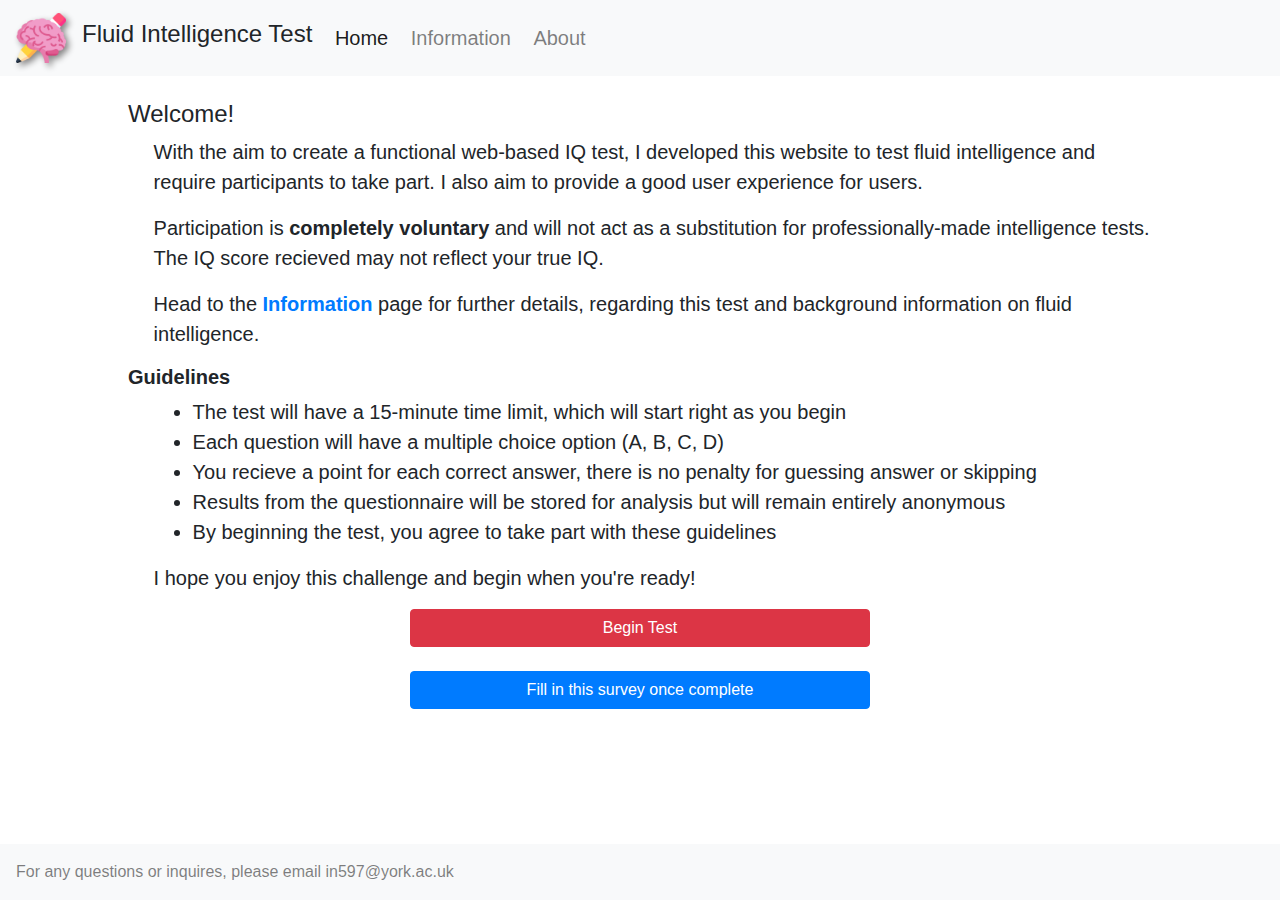
<file: index.html>
<!DOCTYPE html>
<html>
    <head>
        <meta charset="utf-8">
        <meta name="viewport" content="width=device-width, initial-scale=1, shrink-to-fit=no">
        <title>Fluid IQ Test</title>
        <link rel="stylesheet" href="css/global.css">
        <link rel="stylesheet" href="css/bootstrap.min.css">
        <link rel="icon" href="Images/iqfavicon.png">
    </head> 
    <body>
        <header>
            <nav class="navbar navbar-expand-lg navbar-light bg-light">
                <a class="navbar-brand" href="index.html"><img class="logo" src="Images/iqfavicon.png"></a><b><h4>Fluid Intelligence Test</h4></b></a>
                <button class="navbar-toggler" type="button" data-toggle="collapse" data-target="#navbarNav" aria-controls="navbarNav" aria-expanded="false" aria-label="Toggle navigation">
                    <span class="navbar-toggler-icon"></span>
                </button>
                <div class="collapse navbar-collapse" id="navbarNav">
                  <ul class="navbar-nav mr-auto">
                    <li class="nav-item active">
                      <a class="nav-link ml-2" href="index.html">Home<span class="sr-only">(current)</span></a>
                    </li>
                    <li class="nav-item">
                      <a class="nav-link" href="info.html">Information</a>
                    </li>
                    <li class="nav-item">
                      <a class="nav-link" href="about.html">About</a>
                    </li>
                  </ul>
                </div>
            </nav>
        </header>
        <div class="main"><br>
            <h4>Welcome!</h4>
                <p>With the aim to create a functional web-based IQ test, I developed this website to test fluid intelligence and require participants to take part. I also aim to provide a good user experience for users. </p>
                <p>Participation is <b>completely voluntary</b> and will not act as a substitution for professionally-made intelligence tests. The IQ score recieved may not reflect your true IQ.</p>
                <p>Head to the <b><a href="info.html">Information</a></b> page for further details, regarding this test and background information on fluid intelligence.</p>
                <h5><b>Guidelines</b></h5>
                <ul>
                  <li>The test will have a 15-minute time limit, which will start right as you begin</li>
                  <li>Each question will have a multiple choice option (A, B, C, D)</li>
                  <li>You recieve a point for each correct answer, there is no penalty for guessing answer or skipping</li>
                  <li>Results from the questionnaire will be stored for analysis but will remain entirely anonymous</li>
                  <li>By beginning the test, you agree to take part with these guidelines</li>
                </ul>
                <p>I hope you enjoy this challenge and begin when you're ready!</p> 
            <a href="test.html" class="btn btn-danger rounded mx-auto d-block" id="begin-button">Begin Test</a><br>
            <a href="https://forms.gle/dLgtqzRiuE3c5e4H7" class="btn btn-primary rounded mx-auto d-block" id="begin-button" target="_blank">Fill in this survey once complete</a></p><br><br>
        </div>
        <div id="footer" class="navbar navbar-light fixed-bottom bg-light">
            <span class="navbar-text">
              For any questions or inquires, please email in597@york.ac.uk
            </span>
        </div>
        <script src="https://code.jquery.com/jquery-3.3.1.slim.min.js" integrity="sha384-q8i/X+965DzO0rT7abK41JStQIAqVgRVzpbzo5smXKp4YfRvH+8abtTE1Pi6jizo" crossorigin="anonymous"></script>
        <script src="https://cdn.jsdelivr.net/npm/popper.js@1.14.7/dist/umd/popper.min.js" integrity="sha384-UO2eT0CpHqdSJQ6hJty5KVphtPhzWj9WO1clHTMGa3JDZwrnQq4sF86dIHNDz0W1" crossorigin="anonymous"></script>
        <script src="js/bootstrap.min.js"></script> 
    </body>
</html>
</file>
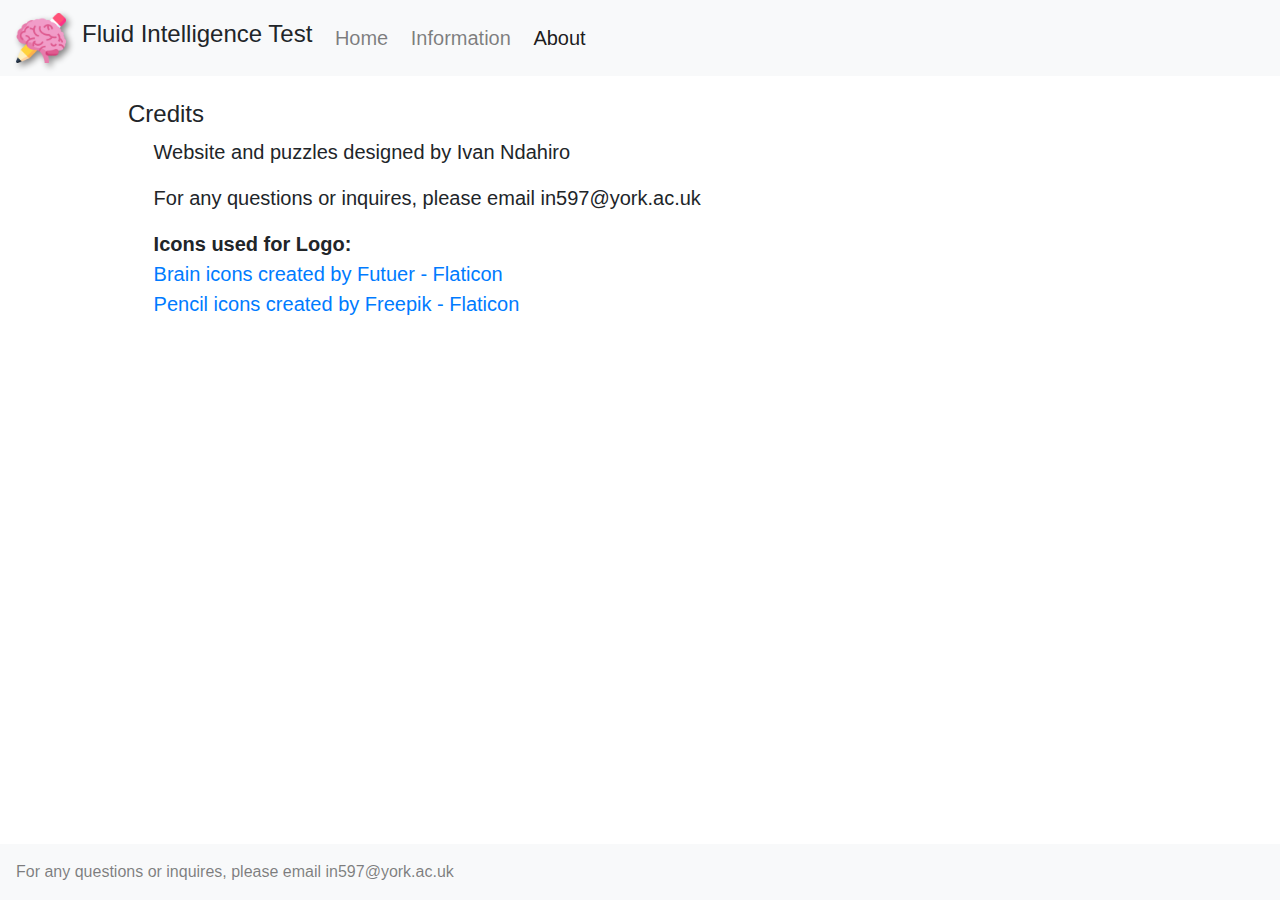
<file: about.html>
<!DOCTYPE html>
<html>
    <head>
        <meta charset="utf-8">
        <meta name="viewport" content="width=device-width, initial-scale=1, shrink-to-fit=no">
        <title>Fluid IQ Test</title>
        <link rel="stylesheet" href="css/global.css">
        <link rel="stylesheet" href="css/bootstrap.min.css">
        <link rel="icon" href="Images/iqfavicon.png">
    </head> 
    <body>
        <header>
            <nav class="navbar navbar-expand-lg navbar-light bg-light">
                <a class="navbar-brand" href="index.html"><img class="logo" src="Images/iqfavicon.png"></a><b><h4>Fluid Intelligence Test</h4></b></a>
                <button class="navbar-toggler" type="button" data-toggle="collapse" data-target="#navbarNav" aria-controls="navbarNav" aria-expanded="false" aria-label="Toggle navigation">
                    <span class="navbar-toggler-icon"></span>
                </button>
                <div class="collapse navbar-collapse" id="navbarNav">
                  <ul class="navbar-nav mr-auto">
                    <li class="nav-item">
                      <a class="nav-link ml-2" href="index.html">Home <span class="sr-only">(current)</span></a>
                    </li>
                    <li class="nav-item">
                      <a class="nav-link" href="info.html">Information</a>
                    </li>
                    <li class="nav-item active">
                      <a class="nav-link" href="about.html">About</a>
                    </li>
                  </ul>
                </div>
            </nav>
        </header>
        <div class="main"><br>
          <h4>Credits</h4>
            <p>Website and puzzles designed by Ivan Ndahiro</p>
            <p>For any questions or inquires, please email in597@york.ac.uk</p>
            <p><b>Icons used for Logo:</b><br>
                <a href="https://www.flaticon.com/free-icons/brain" title="brain icon" target="_blank">Brain icons created by Futuer - Flaticon</a>
                <br><a href="https://www.flaticon.com/free-icons/pencil" title="pencil icon" target="_blank">Pencil icons created by Freepik - Flaticon</a></p>
        </div>
        <div id="footer" class="navbar navbar-light fixed-bottom bg-light">
            <span class="navbar-text">
              For any questions or inquires, please email in597@york.ac.uk
            </span>
        </div>
        <script src="https://code.jquery.com/jquery-3.3.1.slim.min.js" integrity="sha384-q8i/X+965DzO0rT7abK41JStQIAqVgRVzpbzo5smXKp4YfRvH+8abtTE1Pi6jizo" crossorigin="anonymous"></script>
        <script src="https://cdn.jsdelivr.net/npm/popper.js@1.14.7/dist/umd/popper.min.js" integrity="sha384-UO2eT0CpHqdSJQ6hJty5KVphtPhzWj9WO1clHTMGa3JDZwrnQq4sF86dIHNDz0W1" crossorigin="anonymous"></script>
        <script src="js/bootstrap.min.js"></script> 
    </body>
</html>
</file>
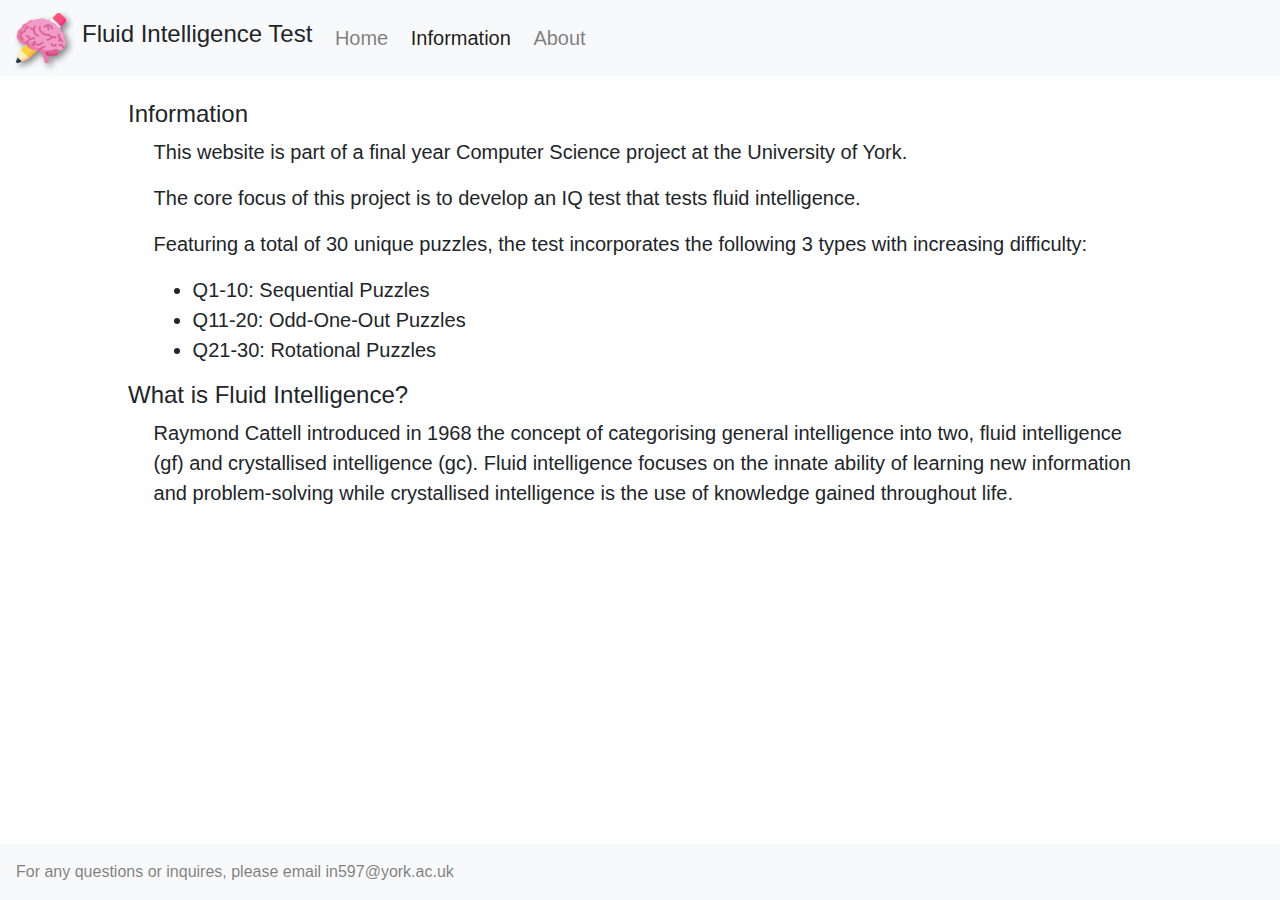
<file: info.html>
<!DOCTYPE html>
<html lang="en">
    <head>
        <meta charset="utf-8">
        <meta name="viewport" content="width=device-width, initial-scale=1, shrink-to-fit=no">
        <title>Fluid IQ Test</title>
        <link rel="stylesheet" href="css/global.css">
        <link rel="stylesheet" href="css/bootstrap.min.css">
        <link rel="icon" href="Images/iqfavicon.png">
    </head> 
    <body>
        <header>
            <nav class="navbar sticky-top navbar-expand-lg navbar-light bg-light">
                <a class="navbar-brand" href="index.html"><img class="logo" src="Images/iqfavicon.png"></a><b><h4>Fluid Intelligence Test</h4></b></a>
                <button class="navbar-toggler" type="button" data-toggle="collapse" data-target="#navbarNav" aria-controls="navbarNav" aria-expanded="false" aria-label="Toggle navigation">
                    <span class="navbar-toggler-icon"></span>
                </button>
                <div class="collapse navbar-collapse" id="navbarNav">
                  <ul class="navbar-nav mr-auto">
                    <li class="nav-item">
                      <a class="nav-link ml-2" href="index.html">Home <span class="sr-only">(current)</span></a>
                    </li>
                    <li class="nav-item active">
                      <a class="nav-link" href="info.html">Information</a>
                    </li>
                    <li class="nav-item">
                      <a class="nav-link" href="about.html">About</a>
                    </li>
                  </ul>
                </div>
            </nav>
        </header>
        <div class="main"><br>
            <h4>Information</h4>
            <p>This website is part of a final year Computer Science project at the University of York.</p>
            <p>The core focus of this project is to develop an IQ test that tests fluid intelligence.</p>
            <p>Featuring a total of 30 unique puzzles, the test incorporates the following 3 types with increasing difficulty:</p>
            <ul>
              <li>Q1-10: Sequential Puzzles</li>
              <li>Q11-20: Odd-One-Out Puzzles</li>
              <li>Q21-30: Rotational Puzzles</li>
            </ul>
            <h4>What is Fluid Intelligence?</h4>
            <p>Raymond Cattell introduced in 1968 the concept of categorising general intelligence into two, 
              fluid intelligence (gf) and crystallised intelligence (gc). Fluid intelligence focuses on the innate ability of
               learning new information and problem-solving while crystallised intelligence is the use of knowledge gained throughout life.</p>
        </div>
        <div id="footer" class="navbar navbar-light fixed-bottom bg-light">
            <span class="navbar-text">
              For any questions or inquires, please email in597@york.ac.uk
            </span>
        </div>
        <script src="https://code.jquery.com/jquery-3.3.1.slim.min.js" integrity="sha384-q8i/X+965DzO0rT7abK41JStQIAqVgRVzpbzo5smXKp4YfRvH+8abtTE1Pi6jizo" crossorigin="anonymous"></script>
        <script src="https://cdn.jsdelivr.net/npm/popper.js@1.14.7/dist/umd/popper.min.js" integrity="sha384-UO2eT0CpHqdSJQ6hJty5KVphtPhzWj9WO1clHTMGa3JDZwrnQq4sF86dIHNDz0W1" crossorigin="anonymous"></script>
        <script src="js/bootstrap.min.js"></script> 
    </body>
</html>
</file>
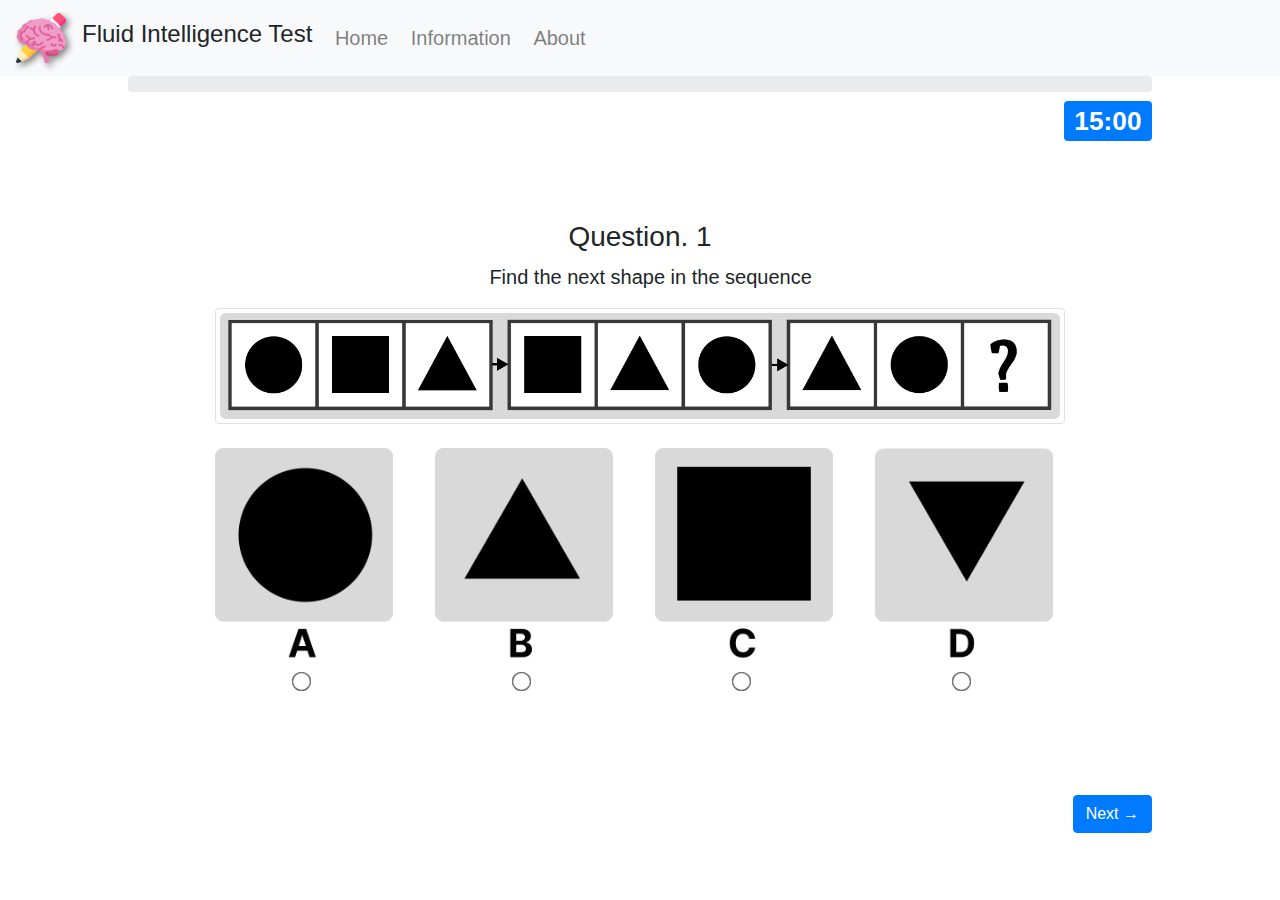
<file: test.html>
<!DOCTYPE html>
<html>
    <head>
        <meta charset="utf-8">
        <meta name="viewport" content="width=device-width, initial-scale=1, shrink-to-fit=no">
        <title>Fluid IQ Test</title>
        <link rel="stylesheet" href="css/global.css">
        <link rel="stylesheet" href="css/bootstrap.min.css">
        <link rel="icon" href="Images/iqfavicon.png">
    </head> 
    <body onload=timer()>
        <header>
            <nav class="navbar navbar-expand-lg navbar-light bg-light">
                <a class="navbar-brand" href="index.html"><img class="logo" src="Images/iqfavicon.png"></a><b><h4>Fluid Intelligence Test</h4></b></a>
                <button class="navbar-toggler" type="button" data-toggle="collapse" data-target="#navbarNav" aria-controls="navbarNav" aria-expanded="false" aria-label="Toggle navigation">
                    <span class="navbar-toggler-icon"></span>
                </button>
                <div class="collapse navbar-collapse" id="navbarNav">
                  <ul class="navbar-nav mr-auto">
                    <li class="nav-item">
                      <a class="nav-link ml-2" href="index.html">Home</a>
                    </li>
                    <li class="nav-item">
                      <a class="nav-link" href="info.html">Information</a>
                    </li>
                    <li class="nav-item">
                      <a class="nav-link" href="about.html">About</a>
                    </li>
                  </ul>
                </div>
            </nav>
        </header>
        <div class="main">
            <div class="test">
                <div class="progress">
                   <div aria-valuemax="100" aria-valuemin="0" aria-valuenow="50" class="progress-bar progress-bar-striped" role="progressbar" style="width: 0%"></div>
                </div>
                <div id="timer-class">
                    <span id="timer" class="badge badge-primary text-right">15:00</span>
                </div>
                    <div id="steps-container" class="text-center">
                    <form action="results.php" method="POST">
                        <div class="step">
                            <h3 class="d-block"> Question. 1 </h3>
                            <p class="d-block" >Find the next shape in the sequence</p>
                            <img src="Images/Lineups/Lineup1.png" class="img-thumbnail rounded mx-auto d-block" id="question"><br>
                            <div class="row">
                                <div class="col order-1 form-check form-check-inline">
                                    <label class="form-check-label">
                                        <img src="Images/Answers/A1.png" class="img-fluid rounded mx-auto d-block" id="ansImg">
                                        <input class="form-check-input" type="radio" name="Q1" value="0">
                                    </label>
                                </div>
                                <div class="col order-2 form-check form-check-inline">
                                    <label class="form-check-label">
                                        <img src="Images/Answers/B1.png" class="img-fluid rounded mx-auto d-block" id="ansImg">
                                        <input class="form-check-input" type="radio" name="Q1" value="0">
                                    </label>
                                </div>
                                <div class="col order-3 form-check form-check-inline">
                                    <label class="form-check-label">
                                        <img src="Images/Answers/C1.png" class="img-fluid rounded mx-auto d-block" id="ansImg">
                                        <input class="form-check-input" type="radio" name="Q1" value="1">
                                    </label>
                                </div>
                                <div class="col order-4 form-check form-check-inline">
                                    <label class="form-check-label">
                                        <img src="Images/Answers/D1.png" class="img-fluid rounded mx-auto d-block" id="ansImg">
                                        <input class="form-check-input" type="radio" name="Q1" value="0">
                                    </label>
                                </div>
                            </div><br>
                        </div>
                        <div class="step">
                            <h3>Question. 2 </h3>
                            <p class="d-block" >Find the next shape in the sequence</p>
                            <img src="Images/Lineups/Lineup2.png" class="img-thumbnail rounded mx-auto d-block"><br>
                            <div class="row">
                                <div class="col order-1 form-check form-check-inline">
                                    <label class="form-check-label">
                                        <img src="Images/Answers/A2.png" class="img-fluid rounded mx-auto d-block" id="ansImg">
                                        <input class="form-check-input" type="radio" name="Q2" value="1">
                                    </label>
                                </div>
                                <div class="col order-2 form-check form-check-inline">
                                    <label class="form-check-label">
                                        <img src="Images/Answers/B2.png" class="img-fluid rounded mx-auto d-block" id="ansImg">
                                        <input class="form-check-input" type="radio" name="Q2" value="0">
                                    </label>
                                </div>
                                <div class="col order-3 form-check form-check-inline">
                                    <label class="form-check-label">
                                        <img src="Images/Answers/C2.png" class="img-fluid rounded mx-auto d-block" id="ansImg">
                                        <input class="form-check-input" type="radio" name="Q2" value="0">
                                    </label>
                                </div>
                                <div class="col order-4 form-check form-check-inline">
                                    <label class="form-check-label">
                                        <img src="Images/Answers/D2.png" class="img-fluid rounded mx-auto d-block" id="ansImg">
                                        <input class="form-check-input" type="radio" name="Q2" value="0">
                                    </label>
                                </div>
                            </div><br>
                        </div>
                        <div class="step">
                            <h3>Question. 3</h3>
                            <p class="d-block" >Find the next shape in the sequence</p>
                            <img src="Images/Lineups/Lineup3.png" class="img-thumbnail rounded mx-auto d-block"><br>
                            <div class="row">
                                <div class="col order-1 form-check form-check-inline">
                                    <label class="form-check-label">
                                        <img src="Images/Answers/A3.png" class="img-fluid rounded mx-auto d-block" id="ansImg">
                                        <input class="form-check-input" type="radio" name="Q3" value="0">
                                    </label>
                                </div>
                                <div class="col order-2 form-check form-check-inline">
                                    <label class="form-check-label">
                                        <img src="Images/Answers/B3.png" class="img-fluid rounded mx-auto d-block" id="ansImg">
                                        <input class="form-check-input" type="radio" name="Q3" value="0">
                                    </label>
                                </div>
                                <div class="col order-3 form-check form-check-inline">
                                    <label class="form-check-label">
                                        <img src="Images/Answers/C3.png" class="img-fluid rounded mx-auto d-block" id="ansImg">
                                        <input class="form-check-input" type="radio" name="Q3" value="1">
                                    </label>
                                </div>
                                <div class="col order-4 form-check form-check-inline">
                                    <label class="form-check-label">
                                        <img src="Images/Answers/D3.png" class="img-fluid rounded mx-auto d-block" id="ansImg">
                                        <input class="form-check-input" type="radio" name="Q3" value="0">
                                    </label>
                                </div>
                            </div><br>
                        </div>
                        <div class="step">
                            <h3>Question. 4 </h3>
                            <p class="d-block" >Find the next shape in the sequence</p>
                            <img src="Images/Lineups/Lineup4.png" class="img-thumbnail rounded mx-auto d-block"><br>
                            <div class="row">
                                <div class="col order-1 form-check form-check-inline">
                                    <label class="form-check-label">
                                        <img src="Images/Answers/A4.png" class="img-fluid rounded mx-auto d-block" id="ansImg">
                                        <input class="form-check-input" type="radio" name="Q4" value="1">
                                    </label>
                                </div>
                                <div class="col order-2 form-check form-check-inline">
                                    <label class="form-check-label">
                                        <img src="Images/Answers/B4.png" class="img-fluid rounded mx-auto d-block" id="ansImg">
                                        <input class="form-check-input" type="radio" name="Q4" value="0">
                                    </label>
                                </div>
                                <div class="col order-3 form-check form-check-inline">
                                    <label class="form-check-label">
                                        <img src="Images/Answers/C4.png" class="img-fluid rounded mx-auto d-block" id="ansImg">
                                        <input class="form-check-input" type="radio" name="Q4" value="0">
                                    </label>
                                </div>
                                <div class="col order-4 form-check form-check-inline">
                                    <label class="form-check-label">
                                        <img src="Images/Answers/D4.png" class="img-fluid rounded mx-auto d-block" id="ansImg">
                                        <input class="form-check-input" type="radio" name="Q4" value="0">
                                    </label>
                                </div>
                            </div><br>
                        </div>
                        <div class="step">
                            <h3>Question. 5 </h3>
                            <p class="d-block" >Find the next shape in the sequence</p>
                            <img src="Images/Lineups/Lineup5.png" class="img-thumbnail rounded mx-auto d-block"><br>
                            <div class="row">
                                <div class="col order-1 form-check form-check-inline">
                                    <label class="form-check-label">
                                        <img src="Images/Answers/A5.png" class="img-fluid rounded mx-auto d-block" id="ansImg">
                                        <input class="form-check-input" type="radio" name="Q5" value="0">
                                    </label>
                                </div>
                                <div class="col order-2 form-check form-check-inline">
                                    <label class="form-check-label">
                                        <img src="Images/Answers/B5.png" class="img-fluid rounded mx-auto d-block" id="ansImg">
                                        <input class="form-check-input" type="radio" name="Q5" value="0">
                                    </label>
                                </div>
                                <div class="col order-3 form-check form-check-inline">
                                    <label class="form-check-label">
                                        <img src="Images/Answers/C5.png" class="img-fluid rounded mx-auto d-block" id="ansImg">
                                        <input class="form-check-input" type="radio" name="Q5" value="1">
                                    </label>
                                </div>
                                <div class="col order-4 form-check form-check-inline">
                                    <label class="form-check-label">
                                        <img src="Images/Answers/D5.png" class="img-fluid rounded mx-auto d-block" id="ansImg">
                                        <input class="form-check-input" type="radio" name="Q5" value="0">
                                    </label>
                                </div>
                            </div><br>
                        </div>
                        <div class="step">
                            <h3 >Question. 6 </h3>
                            <p class="d-block" >Find the next shape in the sequence</p>
                            <img src="Images/Lineups/Lineup6.png" class="img-thumbnail rounded mx-auto d-block"><br>
                            <div class="row">
                                <div class="col order-1 form-check form-check-inline">
                                    <label class="form-check-label">
                                        <img src="Images/Answers/A6.png" class="img-fluid rounded mx-auto d-block" id="ansImg">
                                        <input class="form-check-input" type="radio" name="Q6" value="0">
                                    </label>
                                </div>
                                <div class="col order-2 form-check form-check-inline">
                                    <label class="form-check-label">
                                        <img src="Images/Answers/B6.png" class="img-fluid rounded mx-auto d-block" id="ansImg">
                                        <input class="form-check-input" type="radio" name="Q6" value="0">
                                    </label>
                                </div>
                                <div class="col order-3 form-check form-check-inline">
                                    <label class="form-check-label">
                                        <img src="Images/Answers/C6.png" class="img-fluid rounded mx-auto d-block" id="ansImg">
                                        <input class="form-check-input" type="radio" name="Q6" value="0">
                                    </label>
                                </div>
                                <div class="col order-4 form-check form-check-inline">
                                    <label class="form-check-label">
                                        <img src="Images/Answers/D6.png" class="img-fluid rounded mx-auto d-block" id="ansImg">
                                        <input class="form-check-input" type="radio" name="Q6" value="1">
                                    </label>
                                </div>
                            </div><br>
                        </div>
                        <div class="step">
                            <h3>Question. 7 </h3>
                            <p class="d-block" >Find the next shape in the sequence</p>
                            <img src="Images/Lineups/Lineup7.png" class="img-thumbnail rounded mx-auto d-block"><br>
                            <div class="row">
                                <div class="col order-1 form-check form-check-inline">
                                    <label class="form-check-label">
                                        <img src="Images/Answers/A7.png" class="img-fluid rounded mx-auto d-block" id="ansImg">
                                        <input class="form-check-input" type="radio" name="Q7" value="0">
                                    </label>
                                </div>
                                <div class="col order-2 form-check form-check-inline">
                                    <label class="form-check-label">
                                        <img src="Images/Answers/B7.png" class="img-fluid rounded mx-auto d-block" id="ansImg">
                                        <input class="form-check-input" type="radio" name="Q7" value="0">
                                    </label>
                                </div>
                                <div class="col order-3 form-check form-check-inline">
                                    <label class="form-check-label">
                                        <img src="Images/Answers/C7.png" class="img-fluid rounded mx-auto d-block" id="ansImg">
                                        <input class="form-check-input" type="radio" name="Q7" value="0">
                                    </label>
                                </div>
                                <div class="col order-4 form-check form-check-inline">
                                    <label class="form-check-label">
                                        <img src="Images/Answers/D7.png" class="img-fluid rounded mx-auto d-block" id="ansImg">
                                        <input class="form-check-input" type="radio" name="Q7" value="1">
                                    </label>
                                </div>
                            </div><br>
                        </div>
                        <div class="step">
                            <h3>Question. 8</h3>
                            <p class="d-block" >Find the next shape in the sequence</p>
                            <img src="Images/Lineups/Lineup8.png" class="img-thumbnail rounded mx-auto d-block"><br>
                            <div class="row">
                                <div class="col order-1 form-check form-check-inline">
                                    <label class="form-check-label">
                                        <img src="Images/Answers/A8.png" class="img-fluid rounded mx-auto d-block" id="ansImg">
                                        <input class="form-check-input" type="radio" name="Q8" value="0">
                                    </label>
                                </div>
                                <div class="col order-2 form-check form-check-inline">
                                    <label class="form-check-label">
                                        <img src="Images/Answers/B8.png" class="img-fluid rounded mx-auto d-block" id="ansImg">
                                        <input class="form-check-input" type="radio" name="Q8" value="1">
                                    </label>
                                </div>
                                <div class="col order-3 form-check form-check-inline">
                                    <label class="form-check-label">
                                        <img src="Images/Answers/C8.png" class="img-fluid rounded mx-auto d-block" id="ansImg">
                                        <input class="form-check-input" type="radio" name="Q8" value="0">
                                    </label>
                                </div>
                                <div class="col order-4 form-check form-check-inline">
                                    <label class="form-check-label">
                                        <img src="Images/Answers/D8.png" class="img-fluid rounded mx-auto d-block" id="ansImg">
                                        <input class="form-check-input" type="radio" name="Q8" value="0">
                                    </label>
                                </div>
                            </div><br>
                        </div>
                        <div class="step">
                            <h3>Question. 9</h3>
                            <p class="d-block" >Find the next shape in the sequence</p>
                            <img src="Images/Lineups/Lineup9.png" class="img-thumbnail rounded mx-auto d-block"><br>
                            <div class="row">
                                <div class="col order-1 form-check form-check-inline">
                                    <label class="form-check-label">
                                        <img src="Images/Answers/A9.png" class="img-fluid rounded mx-auto d-block" id="ansImg">
                                        <input class="form-check-input" type="radio" name="Q9" value="0">
                                    </label>
                                </div>
                                <div class="col order-2 form-check form-check-inline">
                                    <label class="form-check-label">
                                        <img src="Images/Answers/B9.png" class="img-fluid rounded mx-auto d-block" id="ansImg">
                                        <input class="form-check-input" type="radio" name="Q9" value="0">
                                    </label>
                                </div>
                                <div class="col order-3 form-check form-check-inline">
                                    <label class="form-check-label">
                                        <img src="Images/Answers/C9.png" class="img-fluid rounded mx-auto d-block" id="ansImg">
                                        <input class="form-check-input" type="radio" name="Q9" value="0">
                                    </label>
                                </div>
                                <div class="col order-4 form-check form-check-inline">
                                    <label class="form-check-label">
                                        <img src="Images/Answers/D9.png" class="img-fluid rounded mx-auto d-block" id="ansImg">
                                        <input class="form-check-input" type="radio" name="Q9" value="1">
                                    </label>
                                </div>
                            </div><br>
                        </div>
                        <div class="step">
                            <h3>Question. 10 </h3>
                            <p class="d-block" >Find the next shape in the sequence</p>
                            <img src="Images/Lineups/Lineup10.png" class="img-thumbnail rounded mx-auto d-block"><br>
                            <div class="row">
                                <div class="col order-1 form-check form-check-inline">
                                    <label class="form-check-label">
                                        <img src="Images/Answers/A10.png" class="img-fluid rounded mx-auto d-block" id="ansImg">
                                        <input class="form-check-input" type="radio" name="Q10" value="0">
                                    </label>
                                </div>
                                <div class="col order-2 form-check form-check-inline">
                                    <label class="form-check-label">
                                        <img src="Images/Answers/B10.png" class="img-fluid rounded mx-auto d-block" id="ansImg">
                                        <input class="form-check-input" type="radio" name="Q10" value="1">
                                    </label>
                                </div>
                                <div class="col order-3 form-check form-check-inline">
                                    <label class="form-check-label">
                                        <img src="Images/Answers/C10.png" class="img-fluid rounded mx-auto d-block" id="ansImg">
                                        <input class="form-check-input" type="radio" name="Q10" value="0">
                                    </label>
                                </div>
                                <div class="col order-4 form-check form-check-inline">
                                    <label class="form-check-label">
                                        <img src="Images/Answers/D10.png" class="img-fluid rounded mx-auto d-block" id="ansImg">
                                        <input class="form-check-input" type="radio" name="Q10" value="0">
                                    </label>
                                </div>
                            </div><br>
                        </div>
                        <div class="step">
                            <h3 >Question. 11 </h3>
                            <p class="d-block" >Out of these shapes, pick the odd one out</p>
                            <img src="Images/Lineups/Lineup11.png" class="img-thumbnail rounded mx-auto d-block"><br>
                            <div class="row">
                                <div class="col order-1 form-check form-check-inline">
                                    <label class="form-check-label">
                                        <img src="Images/Answers/A11.png" class="img-fluid rounded mx-auto d-block" id="ansImg">
                                        <input class="form-check-input" type="radio" name="Q11" value="0">
                                    </label>
                                </div>
                                <div class="col order-2 form-check form-check-inline">
                                    <label class="form-check-label">
                                        <img src="Images/Answers/B11.png" class="img-fluid rounded mx-auto d-block" id="ansImg">
                                        <input class="form-check-input" type="radio" name="Q11" value="0">
                                    </label>
                                </div>
                                <div class="col order-3 form-check form-check-inline">
                                    <label class="form-check-label">
                                        <img src="Images/Answers/C11.png" class="img-fluid rounded mx-auto d-block" id="ansImg">
                                        <input class="form-check-input" type="radio" name="Q11" value="1">
                                    </label>
                                </div>
                                <div class="col order-4 form-check form-check-inline">
                                    <label class="form-check-label">
                                        <img src="Images/Answers/D11.png" class="img-fluid rounded mx-auto d-block" id="ansImg">
                                        <input class="form-check-input" type="radio" name="Q11" value="0">
                                    </label>
                                </div>
                            </div><br>
                        </div>
                        <div class="step">
                            <h3>Question. 12 </h3>
                            <p class="d-block" >Out of these shapes, pick the odd one out</p>
                            <img src="Images/Lineups/Lineup12.png" class="img-thumbnail rounded mx-auto d-block"><br>
                            <div class="row">
                                <div class="col order-1 form-check form-check-inline">
                                    <label class="form-check-label">
                                        <img src="Images/Answers/A12.png" class="img-fluid rounded mx-auto d-block" id="ansImg">
                                        <input class="form-check-input" type="radio" name="Q12" value="0">
                                    </label>
                                </div>
                                <div class="col order-2 form-check form-check-inline">
                                    <label class="form-check-label">
                                        <img src="Images/Answers/B12.png" class="img-fluid rounded mx-auto d-block" id="ansImg">
                                        <input class="form-check-input" type="radio" name="Q12" value="1">
                                    </label>
                                </div>
                                <div class="col order-3 form-check form-check-inline">
                                    <label class="form-check-label">
                                        <img src="Images/Answers/C12.png" class="img-fluid rounded mx-auto d-block" id="ansImg">
                                        <input class="form-check-input" type="radio" name="Q12" value="0">
                                    </label>
                                </div>
                                <div class="col order-4 form-check form-check-inline">
                                    <label class="form-check-label">
                                        <img src="Images/Answers/D12.png" class="img-fluid rounded mx-auto d-block" id="ansImg">
                                        <input class="form-check-input" type="radio" name="Q12" value="0">
                                    </label>
                                </div>
                            </div><br>
                        </div>
                        <div class="step">
                            <h3>Question. 13</h3>
                            <p class="d-block" >Out of these shapes, pick the odd one out</p>
                            <img src="Images/Lineups/Lineup13.png" class="img-thumbnail rounded mx-auto d-block"><br>
                            <div class="row">
                                <div class="col order-1 form-check form-check-inline">
                                    <label class="form-check-label">
                                        <img src="Images/Answers/A13.png" class="img-fluid rounded mx-auto d-block" id="ansImg">
                                        <input class="form-check-input" type="radio" name="Q13" value="0">
                                    </label>
                                </div>
                                <div class="col order-2 form-check form-check-inline">
                                    <label class="form-check-label">
                                        <img src="Images/Answers/B13.png" class="img-fluid rounded mx-auto d-block" id="ansImg">
                                        <input class="form-check-input" type="radio" name="Q13" value="1">
                                    </label>
                                </div>
                                <div class="col order-3 form-check form-check-inline">
                                    <label class="form-check-label">
                                        <img src="Images/Answers/C13.png" class="img-fluid rounded mx-auto d-block" id="ansImg">
                                        <input class="form-check-input" type="radio" name="Q13" value="0">
                                    </label>
                                </div>
                                <div class="col order-4 form-check form-check-inline">
                                    <label class="form-check-label">
                                        <img src="Images/Answers/D13.png" class="img-fluid rounded mx-auto d-block" id="ansImg">
                                        <input class="form-check-input" type="radio" name="Q13" value="0">
                                    </label>
                                </div>
                            </div><br>
                        </div>
                        <div class="step">
                            <h3>Question. 14 </h3>
                            <p class="d-block" >Out of these shapes, pick the odd one out</p>
                            <img src="Images/Lineups/Lineup14.png" class="img-thumbnail rounded mx-auto d-block"><br>
                            <div class="row">
                                <div class="col order-1 form-check form-check-inline">
                                    <label class="form-check-label">
                                        <img src="Images/Answers/A14.png" class="img-fluid rounded mx-auto d-block" id="ansImg">
                                        <input class="form-check-input" type="radio" name="Q14" value="0">
                                    </label>
                                </div>
                                <div class="col order-2 form-check form-check-inline">
                                    <label class="form-check-label">
                                        <img src="Images/Answers/B14.png" class="img-fluid rounded mx-auto d-block" id="ansImg">
                                        <input class="form-check-input" type="radio" name="Q14" value="0">
                                    </label>
                                </div>
                                <div class="col order-3 form-check form-check-inline">
                                    <label class="form-check-label">
                                        <img src="Images/Answers/C14.png" class="img-fluid rounded mx-auto d-block" id="ansImg">
                                        <input class="form-check-input" type="radio" name="Q14" value="1">
                                    </label>
                                </div>
                                <div class="col order-4 form-check form-check-inline">
                                    <label class="form-check-label">
                                        <img src="Images/Answers/D14.png" class="img-fluid rounded mx-auto d-block" id="ansImg">
                                        <input class="form-check-input" type="radio" name="Q14" value="0">
                                    </label>
                                </div>
                            </div><br>
                        </div>
                        <div class="step">
                            <h3>Question. 15 </h3>
                            <p class="d-block" >Out of these shapes, pick the odd one out</p>
                            <img src="Images/Lineups/Lineup15.png" class="img-thumbnail rounded mx-auto d-block"><br>
                            <div class="row">
                                <div class="col order-1 form-check form-check-inline">
                                    <label class="form-check-label">
                                        <img src="Images/Answers/A15.png" class="img-fluid rounded mx-auto d-block" id="ansImg">
                                        <input class="form-check-input" type="radio" name="Q15" value="0">
                                    </label>
                                </div>
                                <div class="col order-2 form-check form-check-inline">
                                    <label class="form-check-label">
                                        <img src="Images/Answers/B15.png" class="img-fluid rounded mx-auto d-block" id="ansImg">
                                        <input class="form-check-input" type="radio" name="Q15" value="0">
                                    </label>
                                </div>
                                <div class="col order-3 form-check form-check-inline">
                                    <label class="form-check-label">
                                        <img src="Images/Answers/C15.png" class="img-fluid rounded mx-auto d-block" id="ansImg">
                                        <input class="form-check-input" type="radio" name="Q15" value="0">
                                    </label>
                                </div>
                                <div class="col order-4 form-check form-check-inline">
                                    <label class="form-check-label">
                                        <img src="Images/Answers/D15.png" class="img-fluid rounded mx-auto d-block" id="ansImg">
                                        <input class="form-check-input" type="radio" name="Q15" value="1">
                                    </label>
                                </div>
                            </div><br>
                        </div>
                        <div class="step">
                            <h3 >Question. 16 </h3>
                            <p class="d-block" >Out of these shapes, pick the odd one out</p>
                            <img src="Images/Lineups/Lineup16.png" class="img-thumbnail rounded mx-auto d-block"><br>
                            <div class="row">
                                <div class="col order-1 form-check form-check-inline">
                                    <label class="form-check-label">
                                        <img src="Images/Answers/A16.png" class="img-fluid rounded mx-auto d-block" id="ansImg">
                                        <input class="form-check-input" type="radio" name="Q16" value="1">
                                    </label>
                                </div>
                                <div class="col order-2 form-check form-check-inline">
                                    <label class="form-check-label">
                                        <img src="Images/Answers/B16.png" class="img-fluid rounded mx-auto d-block" id="ansImg">
                                        <input class="form-check-input" type="radio" name="Q16" value="0">
                                    </label>
                                </div>
                                <div class="col order-3 form-check form-check-inline">
                                    <label class="form-check-label">
                                        <img src="Images/Answers/C16.png" class="img-fluid rounded mx-auto d-block" id="ansImg">
                                        <input class="form-check-input" type="radio" name="Q16" value="0">
                                    </label>
                                </div>
                                <div class="col order-4 form-check form-check-inline">
                                    <label class="form-check-label">
                                        <img src="Images/Answers/D16.png" class="img-fluid rounded mx-auto d-block" id="ansImg">
                                        <input class="form-check-input" type="radio" name="Q16" value="0">
                                    </label>
                                </div>
                            </div><br>
                        </div>
                        <div class="step">
                            <h3>Question. 17 </h3>
                            <p class="d-block" >Out of these shapes, pick the odd one out</p>
                            <img src="Images/Lineups/Lineup17.png" class="img-thumbnail rounded mx-auto d-block"><br>
                            <div class="row">
                                <div class="col order-1 form-check form-check-inline">
                                    <label class="form-check-label">
                                        <img src="Images/Answers/A17.png" class="img-fluid rounded mx-auto d-block" id="ansImg">
                                        <input class="form-check-input" type="radio" name="Q17" value="1">
                                    </label>
                                </div>
                                <div class="col order-2 form-check form-check-inline">
                                    <label class="form-check-label">
                                        <img src="Images/Answers/B17.png" class="img-fluid rounded mx-auto d-block" id="ansImg">
                                        <input class="form-check-input" type="radio" name="Q17" value="0">
                                    </label>
                                </div>
                                <div class="col order-3 form-check form-check-inline">
                                    <label class="form-check-label">
                                        <img src="Images/Answers/C17.png" class="img-fluid rounded mx-auto d-block" id="ansImg">
                                        <input class="form-check-input" type="radio" name="Q17" value="0">
                                    </label>
                                </div>
                                <div class="col order-4 form-check form-check-inline">
                                    <label class="form-check-label">
                                        <img src="Images/Answers/D17.png" class="img-fluid rounded mx-auto d-block" id="ansImg">
                                        <input class="form-check-input" type="radio" name="Q17" value="0">
                                    </label>
                                </div>
                            </div><br>
                        </div>
                        <div class="step">
                            <h3>Question. 18</h3>
                            <p class="d-block" >Out of these shapes, pick the odd one out</p>
                            <img src="Images/Lineups/Lineup18.png" class="img-thumbnail rounded mx-auto d-block"><br>
                            <div class="row">
                                <div class="col order-1 form-check form-check-inline">
                                    <label class="form-check-label">
                                        <img src="Images/Answers/A18.png" class="img-fluid rounded mx-auto d-block" id="ansImg">
                                        <input class="form-check-input" type="radio" name="Q18" value="0">
                                    </label>
                                </div>
                                <div class="col order-2 form-check form-check-inline">
                                    <label class="form-check-label">
                                        <img src="Images/Answers/B18.png" class="img-fluid rounded mx-auto d-block" id="ansImg">
                                        <input class="form-check-input" type="radio" name="Q18" value="1">
                                    </label>
                                </div>
                                <div class="col order-3 form-check form-check-inline">
                                    <label class="form-check-label">
                                        <img src="Images/Answers/C18.png" class="img-fluid rounded mx-auto d-block" id="ansImg">
                                        <input class="form-check-input" type="radio" name="Q18" value="0">
                                    </label>
                                </div>
                                <div class="col order-4 form-check form-check-inline">
                                    <label class="form-check-label">
                                        <img src="Images/Answers/D18.png" class="img-fluid rounded mx-auto d-block" id="ansImg">
                                        <input class="form-check-input" type="radio" name="Q18" value="0">
                                    </label>
                                </div>
                            </div><br>
                        </div>
                        <div class="step">
                            <h3>Question. 19</h3>
                            <p class="d-block" >Out of these shapes, pick the odd one out</p>
                            <img src="Images/Lineups/Lineup19.png" class="img-thumbnail rounded mx-auto d-block"><br>
                            <div class="row">
                                <div class="col order-1 form-check form-check-inline">
                                    <label class="form-check-label">
                                        <img src="Images/Answers/A19.png" class="img-fluid rounded mx-auto d-block" id="ansImg">
                                        <input class="form-check-input" type="radio" name="Q19" value="0">
                                    </label>
                                </div>
                                <div class="col order-2 form-check form-check-inline">
                                    <label class="form-check-label">
                                        <img src="Images/Answers/B19.png" class="img-fluid rounded mx-auto d-block" id="ansImg">
                                        <input class="form-check-input" type="radio" name="Q19" value="0">
                                    </label>
                                </div>
                                <div class="col order-3 form-check form-check-inline">
                                    <label class="form-check-label">
                                        <img src="Images/Answers/C19.png" class="img-fluid rounded mx-auto d-block" id="ansImg">
                                        <input class="form-check-input" type="radio" name="Q19" value="1">
                                    </label>
                                </div>
                                <div class="col order-4 form-check form-check-inline">
                                    <label class="form-check-label">
                                        <img src="Images/Answers/D19.png" class="img-fluid rounded mx-auto d-block" id="ansImg">
                                        <input class="form-check-input" type="radio" name="Q19" value="0">
                                    </label>
                                </div>
                            </div><br>
                        </div>
                        <div class="step">
                            <h3>Question. 20 </h3>
                            <p class="d-block" >Out of these shapes, pick the odd one out</p>
                            <img src="Images/Lineups/Lineup20.png" class="img-thumbnail rounded mx-auto d-block"><br>
                            <div class="row">
                                <div class="col order-1 form-check form-check-inline">
                                    <label class="form-check-label">
                                        <img src="Images/Answers/A20.png" class="img-fluid rounded mx-auto d-block" id="ansImg">
                                        <input class="form-check-input" type="radio" name="Q20" value="0">
                                    </label>
                                </div>
                                <div class="col order-2 form-check form-check-inline">
                                    <label class="form-check-label">
                                        <img src="Images/Answers/B20.png" class="img-fluid rounded mx-auto d-block" id="ansImg">
                                        <input class="form-check-input" type="radio" name="Q20" value="1">
                                    </label>
                                </div>
                                <div class="col order-3 form-check form-check-inline">
                                    <label class="form-check-label">
                                        <img src="Images/Answers/C20.png" class="img-fluid rounded mx-auto d-block" id="ansImg">
                                        <input class="form-check-input" type="radio" name="Q20" value="0">
                                    </label>
                                </div>
                                <div class="col order-4 form-check form-check-inline">
                                    <label class="form-check-label">
                                        <img src="Images/Answers/D20.png" class="img-fluid rounded mx-auto d-block" id="ansImg">
                                        <input class="form-check-input" type="radio" name="Q20" value="0">
                                    </label>
                                </div>
                            </div><br>
                        </div>
                        <div class="step">
                            <h3 >Question. 21 </h3>
                            <p class="d-block" >Pick the right shape that matches this unfolded cube</p>
                            <img src="Images/Lineups/Lineup21.png" class="img-thumbnail rounded mx-auto d-block"><br>
                            <div class="row">
                                <div class="col order-1 form-check form-check-inline">
                                    <label class="form-check-label">
                                        <img src="Images/Answers/A21.png" class="img-fluid rounded mx-auto d-block" id="ansImg">
                                        <input class="form-check-input" type="radio" name="Q21" value="1">
                                    </label>
                                </div>
                                <div class="col order-2 form-check form-check-inline">
                                    <label class="form-check-label">
                                        <img src="Images/Answers/B21.png" class="img-fluid rounded mx-auto d-block" id="ansImg">
                                        <input class="form-check-input" type="radio" name="Q21" value="0">
                                    </label>
                                </div>
                                <div class="col order-3 form-check form-check-inline">
                                    <label class="form-check-label">
                                        <img src="Images/Answers/C21.png" class="img-fluid rounded mx-auto d-block" id="ansImg">
                                        <input class="form-check-input" type="radio" name="Q21" value="0">
                                    </label>
                                </div>
                                <div class="col order-4 form-check form-check-inline">
                                    <label class="form-check-label">
                                        <img src="Images/Answers/D21.png" class="img-fluid rounded mx-auto d-block" id="ansImg">
                                        <input class="form-check-input" type="radio" name="Q21" value="0">
                                    </label>
                                </div>
                            </div><br>
                        </div>
                        <div class="step">
                            <h3>Question. 22 </h3>
                            <p class="d-block" >Pick the right shape that matches this unfolded cube</p>
                            <img src="Images/Lineups/Lineup22.png" class="img-thumbnail rounded mx-auto d-block"><br>
                            <div class="row">
                                <div class="col order-1 form-check form-check-inline">
                                    <label class="form-check-label">
                                        <img src="Images/Answers/A22.png" class="img-fluid rounded mx-auto d-block" id="ansImg">
                                        <input class="form-check-input" type="radio" name="Q22" value="0">
                                    </label>
                                </div>
                                <div class="col order-2 form-check form-check-inline">
                                    <label class="form-check-label">
                                        <img src="Images/Answers/B22.png" class="img-fluid rounded mx-auto d-block" id="ansImg">
                                        <input class="form-check-input" type="radio" name="Q22" value="0">
                                    </label>
                                </div>
                                <div class="col order-3 form-check form-check-inline">
                                    <label class="form-check-label">
                                        <img src="Images/Answers/C22.png" class="img-fluid rounded mx-auto d-block" id="ansImg">
                                        <input class="form-check-input" type="radio" name="Q22" value="1">
                                    </label>
                                </div>
                                <div class="col order-4 form-check form-check-inline">
                                    <label class="form-check-label">
                                        <img src="Images/Answers/D22.png" class="img-fluid rounded mx-auto d-block" id="ansImg">
                                        <input class="form-check-input" type="radio" name="Q22" value="0">
                                    </label>
                                </div>
                            </div><br>
                        </div>
                        <div class="step">
                            <h3>Question. 23</h3>
                            <p class="d-block" >Pick the right shape that matches this unfolded cube</p>
                            <img src="Images/Lineups/Lineup23.png" class="img-thumbnail rounded mx-auto d-block"><br>
                            <div class="row">
                                <div class="col order-1 form-check form-check-inline">
                                    <label class="form-check-label">
                                        <img src="Images/Answers/A23.png" class="img-fluid rounded mx-auto d-block" id="ansImg">
                                        <input class="form-check-input" type="radio" name="Q23" value="0">
                                    </label>
                                </div>
                                <div class="col order-2 form-check form-check-inline">
                                    <label class="form-check-label">
                                        <img src="Images/Answers/B23.png" class="img-fluid rounded mx-auto d-block" id="ansImg">
                                        <input class="form-check-input" type="radio" name="Q23" value="1">
                                    </label>
                                </div>
                                <div class="col order-3 form-check form-check-inline">
                                    <label class="form-check-label">
                                        <img src="Images/Answers/C23.png" class="img-fluid rounded mx-auto d-block" id="ansImg">
                                        <input class="form-check-input" type="radio" name="Q23" value="0">
                                    </label>
                                </div>
                                <div class="col order-4 form-check form-check-inline">
                                    <label class="form-check-label">
                                        <img src="Images/Answers/D23.png" class="img-fluid rounded mx-auto d-block" id="ansImg">
                                        <input class="form-check-input" type="radio" name="Q23" value="0">
                                    </label>
                                </div>
                            </div><br>
                        </div>
                        <div class="step">
                            <h3>Question. 24 </h3>
                            <p class="d-block" >Pick the right shape that matches this unfolded cube</p>
                            <img src="Images/Lineups/Lineup24.png" class="img-thumbnail rounded mx-auto d-block"><br>
                            <div class="row">
                                <div class="col order-1 form-check form-check-inline">
                                    <label class="form-check-label">
                                        <img src="Images/Answers/A24.png" class="img-fluid rounded mx-auto d-block" id="ansImg">
                                        <input class="form-check-input" type="radio" name="Q24" value="0">
                                    </label>
                                </div>
                                <div class="col order-2 form-check form-check-inline">
                                    <label class="form-check-label">
                                        <img src="Images/Answers/B24.png" class="img-fluid rounded mx-auto d-block" id="ansImg">
                                        <input class="form-check-input" type="radio" name="Q24" value="1">
                                    </label>
                                </div>
                                <div class="col order-3 form-check form-check-inline">
                                    <label class="form-check-label">
                                        <img src="Images/Answers/C24.png" class="img-fluid rounded mx-auto d-block" id="ansImg">
                                        <input class="form-check-input" type="radio" name="Q24" value="0">
                                    </label>
                                </div>
                                <div class="col order-4 form-check form-check-inline">
                                    <label class="form-check-label">
                                        <img src="Images/Answers/D24.png" class="img-fluid rounded mx-auto d-block" id="ansImg">
                                        <input class="form-check-input" type="radio" name="Q24" value="0">
                                    </label>
                                </div>
                            </div><br>
                        </div>
                        <div class="step">
                            <h3>Question. 25 </h3>
                            <p class="d-block" >Pick the right shape that matches this unfolded cube</p>
                            <img src="Images/Lineups/Lineup25.png" class="img-thumbnail rounded mx-auto d-block"><br>
                            <div class="row">
                                <div class="col order-1 form-check form-check-inline">
                                    <label class="form-check-label">
                                        <img src="Images/Answers/A25.png" class="img-fluid rounded mx-auto d-block" id="ansImg">
                                        <input class="form-check-input" type="radio" name="Q25" value="0">
                                    </label>
                                </div>
                                <div class="col order-2 form-check form-check-inline">
                                    <label class="form-check-label">
                                        <img src="Images/Answers/B25.png" class="img-fluid rounded mx-auto d-block" id="ansImg">
                                        <input class="form-check-input" type="radio" name="Q25" value="0">
                                    </label>
                                </div>
                                <div class="col order-3 form-check form-check-inline">
                                    <label class="form-check-label">
                                        <img src="Images/Answers/C25.png" class="img-fluid rounded mx-auto d-block" id="ansImg">
                                        <input class="form-check-input" type="radio" name="Q25" value="1">
                                    </label>
                                </div>
                                <div class="col order-4 form-check form-check-inline">
                                    <label class="form-check-label">
                                        <img src="Images/Answers/D25.png" class="img-fluid rounded mx-auto d-block" id="ansImg">
                                        <input class="form-check-input" type="radio" name="Q25" value="0">
                                    </label>
                                </div>
                            </div><br>
                        </div>
                        <div class="step">
                            <h3 >Question. 26 </h3>
                            <p class="d-block" >Pick the right shape that matches this unfolded cube</p>
                            <img src="Images/Lineups/Lineup26.png" class="img-thumbnail rounded mx-auto d-block"><br>
                            <div class="row">
                                <div class="col order-1 form-check form-check-inline">
                                    <label class="form-check-label">
                                        <img src="Images/Answers/A26.png" class="img-fluid rounded mx-auto d-block" id="ansImg">
                                        <input class="form-check-input" type="radio" name="Q26" value="0">
                                    </label>
                                </div>
                                <div class="col order-2 form-check form-check-inline">
                                    <label class="form-check-label">
                                        <img src="Images/Answers/B26.png" class="img-fluid rounded mx-auto d-block" id="ansImg">
                                        <input class="form-check-input" type="radio" name="Q26" value="1">
                                    </label>
                                </div>
                                <div class="col order-3 form-check form-check-inline">
                                    <label class="form-check-label">
                                        <img src="Images/Answers/C26.png" class="img-fluid rounded mx-auto d-block" id="ansImg">
                                        <input class="form-check-input" type="radio" name="Q26" value="0">
                                    </label>
                                </div>
                                <div class="col order-4 form-check form-check-inline">
                                    <label class="form-check-label">
                                        <img src="Images/Answers/D26.png" class="img-fluid rounded mx-auto d-block" id="ansImg">
                                        <input class="form-check-input" type="radio" name="Q26" value="0">
                                    </label>
                                </div>
                            </div><br>
                        </div>
                        <div class="step">
                            <h3>Question. 27 </h3>
                            <p class="d-block" >Pick the right shape that matches this unfolded cube</p>
                            <img src="Images/Lineups/Lineup27.png" class="img-thumbnail rounded mx-auto d-block"><br>
                            <div class="row">
                                <div class="col order-1 form-check form-check-inline">
                                    <label class="form-check-label">
                                        <img src="Images/Answers/A27.png" class="img-fluid rounded mx-auto d-block" id="ansImg">
                                        <input class="form-check-input" type="radio" name="Q27" value="0">
                                    </label>
                                </div>
                                <div class="col order-2 form-check form-check-inline">
                                    <label class="form-check-label">
                                        <img src="Images/Answers/B27.png" class="img-fluid rounded mx-auto d-block" id="ansImg">
                                        <input class="form-check-input" type="radio" name="Q27" value="0">
                                    </label>
                                </div>
                                <div class="col order-3 form-check form-check-inline">
                                    <label class="form-check-label">
                                        <img src="Images/Answers/C27.png" class="img-fluid rounded mx-auto d-block" id="ansImg">
                                        <input class="form-check-input" type="radio" name="Q27" value="0">
                                    </label>
                                </div>
                                <div class="col order-4 form-check form-check-inline">
                                    <label class="form-check-label">
                                        <img src="Images/Answers/D27.png" class="img-fluid rounded mx-auto d-block" id="ansImg">
                                        <input class="form-check-input" type="radio" name="Q27" value="1">
                                    </label>
                                </div>
                            </div><br>
                        </div>
                        <div class="step">
                            <h3>Question. 28</h3>
                            <p class="d-block" >Pick the right shape that matches this unfolded cube</p>
                            <img src="Images/Lineups/Lineup28.png" class="img-thumbnail rounded mx-auto d-block"><br>
                            <div class="row">
                                <div class="col order-1 form-check form-check-inline">
                                    <label class="form-check-label">
                                        <img src="Images/Answers/A28.png" class="img-fluid rounded mx-auto d-block" id="ansImg">
                                        <input class="form-check-input" type="radio" name="Q28" value="0">
                                    </label>
                                </div>
                                <div class="col order-2 form-check form-check-inline">
                                    <label class="form-check-label">
                                        <img src="Images/Answers/B28.png" class="img-fluid rounded mx-auto d-block" id="ansImg">
                                        <input class="form-check-input" type="radio" name="Q28" value="1">
                                    </label>
                                </div>
                                <div class="col order-3 form-check form-check-inline">
                                    <label class="form-check-label">
                                        <img src="Images/Answers/C28.png" class="img-fluid rounded mx-auto d-block" id="ansImg">
                                        <input class="form-check-input" type="radio" name="Q28" value="0">
                                    </label>
                                </div>
                                <div class="col order-4 form-check form-check-inline">
                                    <label class="form-check-label">
                                        <img src="Images/Answers/D28.png" class="img-fluid rounded mx-auto d-block" id="ansImg">
                                        <input class="form-check-input" type="radio" name="Q28" value="0">
                                    </label>
                                </div>
                            </div><br>
                        </div>
                        <div class="step">
                            <h3>Question. 29</h3>
                            <p class="d-block" >Pick the right shape that matches this unfolded cube</p>
                            <img src="Images/Lineups/Lineup29.png" class="img-thumbnail rounded mx-auto d-block"><br>
                            <div class="row">
                                <div class="col order-1 form-check form-check-inline">
                                    <label class="form-check-label">
                                        <img src="Images/Answers/A29.png" class="img-fluid rounded mx-auto d-block" id="ansImg">
                                        <input class="form-check-input" type="radio" name="Q29" value="1">
                                    </label>
                                </div>
                                <div class="col order-2 form-check form-check-inline">
                                    <label class="form-check-label">
                                        <img src="Images/Answers/B29.png" class="img-fluid rounded mx-auto d-block" id="ansImg">
                                        <input class="form-check-input" type="radio" name="Q29" value="0">
                                    </label>
                                </div>
                                <div class="col order-3 form-check form-check-inline">
                                    <label class="form-check-label">
                                        <img src="Images/Answers/C29.png" class="img-fluid rounded mx-auto d-block" id="ansImg">
                                        <input class="form-check-input" type="radio" name="Q29" value="0">
                                    </label>
                                </div>
                                <div class="col order-4 form-check form-check-inline">
                                    <label class="form-check-label">
                                        <img src="Images/Answers/D29.png" class="img-fluid rounded mx-auto d-block" id="ansImg">
                                        <input class="form-check-input" type="radio" name="Q29" value="0">
                                    </label>
                                </div>
                            </div><br>
                        </div>
                        <div class="step">
                            <h3>Question. 30 </h3>
                            <p class="d-block" >Pick the right shape that matches this unfolded cube</p>
                            <img src="Images/Lineups/Lineup30.png" class="img-thumbnail rounded mx-auto d-block"><br>
                            <div class="row">
                                <div class="col order-1 form-check form-check-inline">
                                    <label class="form-check-label">
                                        <img src="Images/Answers/A30.png" class="img-fluid rounded mx-auto d-block" id="ansImg">
                                        <input class="form-check-input" type="radio" name="Q30" value="0">
                                    </label>
                                </div>
                                <div class="col order-2 form-check form-check-inline">
                                    <label class="form-check-label">
                                        <img src="Images/Answers/B30.png" class="img-fluid rounded mx-auto d-block" id="ansImg">
                                        <input class="form-check-input" type="radio" name="Q30" value="0">
                                    </label>
                                </div>
                                <div class="col order-3 form-check form-check-inline">
                                    <label class="form-check-label">
                                        <img src="Images/Answers/C30.png" class="img-fluid rounded mx-auto d-block" id="ansImg">
                                        <input class="form-check-input" type="radio" name="Q30" value="1">
                                    </label>
                                </div>
                                <div class="col order-4 form-check form-check-inline">
                                    <label class="form-check-label">
                                        <img src="Images/Answers/D30.png" class="img-fluid rounded mx-auto d-block" id="ansImg">
                                        <input class="form-check-input" type="radio" name="Q30" value="0">
                                    </label>
                                </div>
                            </div><br>
                        </div>
                        <div class="step">
                            <div class="end">
                                <h3>You reached the end!</h3>
                                <p>Click Submit to confirm answers and view results.</p>
                            </div>
                        </div>
                    </form>
                        <div id="complete">
                            <div class="text-center">
                                <h3>Final Score:</h3>
                                <p><span id="answerTotal" name="answerTotal"></span> / 30</p>
                                <h3>Your estimated IQ is...</h3>
                                <p><span id="iqTotal" name="iqTotal"></span></p>
                                <a href="https://forms.gle/dLgtqzRiuE3c5e4H7" target="_blank" role="button" class="btn btn-info"><b>Thanks for taking part, please fill in this short survey!</b></a>
                            </div>
                        </div>
                    </div>
                    <div id="buttons">
                        <button id="previous" type="button" class="btn btn-primary float-left">← Previous</button> 
                        <button id="next" type="button" class="btn btn-primary float-right">Next →</button> 
                        <button id="submit" type="submit" class="btn btn-warning float-right">Submit</button>
                    </div>
             </div>
            <div id="transition"></div>
            <br><br>
        </div>
        <script src="https://code.jquery.com/jquery-3.7.1.min.js" integrity="sha256-/JqT3SQfawRcv/BIHPThkBvs0OEvtFFmqPF/lYI/Cxo=" crossorigin="anonymous"></script>
        <script src="https://cdn.jsdelivr.net/npm/popper.js@1.14.7/dist/umd/popper.min.js" integrity="sha384-UO2eT0CpHqdSJQ6hJty5KVphtPhzWj9WO1clHTMGa3JDZwrnQq4sF86dIHNDz0W1" crossorigin="anonymous"></script>
        <script src="js/bootstrap.min.js"></script>
        <script src="js/script.js"></script> 
    </body>
</html>
</file>
<file: css/global.css>
body {
    font-family:'Lucida Sans', 'Lucida Sans Regular', 'Lucida Grande', 'Lucida Sans Unicode', Verdana, sans-serif;
    background-color:rgb(250, 250, 250);
    margin-left: 2%;
    margin-right: 2%;
}
.main,.head {
    margin-left: 10%;
    margin-right: 10%;
}
.logo {
    width: 50px;
    height: 50px;
    filter: drop-shadow(3px 3px 3px #858484);
}
p,li {
    font-size: 20px;
    margin-left: 2.5%;
}
a {
    text-decoration: none;
}
.end {
    text-align: center;
    margin-left: 50%;
    width: 70%;
}
#begin-button {
    width: 45%;
}
#steps-container {
    margin: auto;
    width: 850px;
    min-height: 650px;
    display: flex;
    vertical-align: middle;
    align-items: center;
}
#complete {
    margin: auto;
    display: none;
    vertical-align: middle;
    align-items: center;
}
#transition {
    display: none;
    position: fixed;
}
#timer-class{
    font-size: 35px;
    text-align: right;
}
.loaded #transition {
    transition: all 0.2s 1s ease-out;
}
.step {
    display: none;
}
.form-check-label{
    margin-left: 15px;
}
input[type="radio"] {
    transform: scale(1.5);
}
input[type="radio"]:hover,#ansImg:hover{
    cursor: pointer;
}
.back,.back:hover  {
    font-weight: bold;
    text-decoration: none;
}
#footer {
    margin-top: 100px;
    position: fixed;
}

@media (max-width: 768px) {
    #steps-container {
        width: 100%;
        min-height: 500px;
    }
    input[type="radio"] {
        transform: scale(1);
    }
    #footer{
        visibility: hidden;
    }
    .end{
        text-align: center;
        margin-left: 25%;
        width: 20%;
        min-width: 50%;
    }
}
</file>
